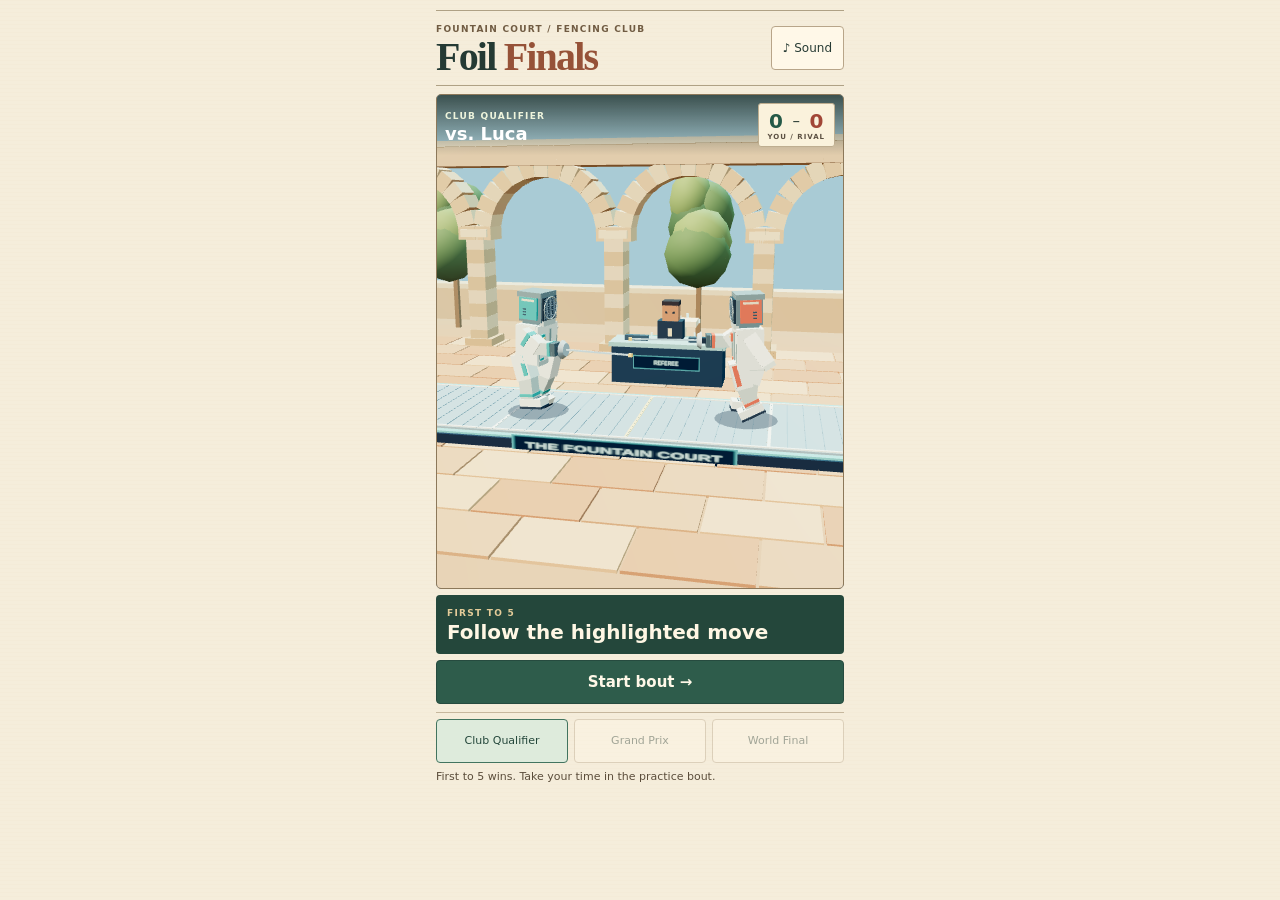
<file: index-source.html>
<!doctype html><html lang="en"><head><meta charset="utf-8"><meta name="viewport" content="width=device-width,initial-scale=1,viewport-fit=cover"><meta name="theme-color" content="#f4ebd8"><title>Foil Finals</title><link rel="stylesheet" href="style.css"></head>
<body><main><header><div><small>FOUNTAIN COURT / FENCING CLUB</small><h1>Foil <em>Finals</em></h1></div><button id="sound" aria-pressed="true">♪ Sound</button></header>
<section class="arena" aria-label="3D fencing arena"><canvas></canvas>
<div class="top"><div><small id="event"></small><strong id="rival"></strong></div><div id="score"><b id="you">0</b><span>–</span><b id="them">0</b><small>YOU / RIVAL</small></div></div>
</section>
<div id="cue" role="status"><small id="phase"></small><strong id="call"></strong><i id="clock"></i></div>
<section id="controls"><button id="start">En garde →</button><div id="actions" hidden><button data-move="0"><b>↗</b>Lunge<small>Step back</small></button><button data-move="1"><b>◇</b>Parry<small>Step back</small></button><button data-move="2"><b>↶</b>Retreat<small>Step back</small></button></div>
<div id="result" hidden><h2 id="verdict"></h2><button id="next">Next opponent →</button><button id="replay">Rematch</button></div></section>
<nav id="levels" aria-label="Competition rounds"></nav>
<p id="hint">Read the opponent’s stance. First to five touches wins.</p><p id="rewards" hidden></p>
</main><script src="vendor/three.min.js"></script><script type="module" src="app.mjs"></script></body></html>
</file>
<file: style.css>
*{box-sizing:border-box}
:root{font:15px system-ui,sans-serif;color:#f2f8fd;background:#111e32;color-scheme:dark}
body{margin:0;min-height:100dvh;background:radial-gradient(ellipse at 50% 8%,#324f68,#111e32 75%)}
main{width:min(100%,440px);margin:auto;padding:max(10px,env(safe-area-inset-top)) 12px max(10px,env(safe-area-inset-bottom))}
header,.top{display:flex;justify-content:space-between;align-items:center;gap:8px}
header{margin-bottom:10px}small{font-size:9px;color:#a7c6db;font-weight:800;letter-spacing:.14em}
h1,h2,p{margin:0}h1{font-size:clamp(30px,8vw,40px);line-height:1.04;letter-spacing:-.06em}em{font-style:normal;color:#8fe6d8}
button{font:inherit;min-height:44px;cursor:pointer;color:#eefbff;background:#253e55;border:1px solid #607b94;border-radius:10px;padding:7px 11px}button:disabled{opacity:.4;cursor:default}button:focus-visible{outline:2px solid #f5cd75;outline-offset:2px}
#sound{font-size:12px;white-space:nowrap}
.arena{position:relative;overflow:hidden;aspect-ratio:390/470;border:1px solid #7699ad;border-radius:17px;box-shadow:0 14px 30px #081421aa;background:#28445d}
canvas{width:100%;height:100%;display:block}
.top{position:absolute;inset:0 0 auto;padding:12px;background:linear-gradient(#101d31ed,transparent);pointer-events:none}
.top strong{display:block;font-size:18px}#score{display:grid;grid-template-columns:1fr auto 1fr;text-align:center;align-items:center;gap:0 8px;background:#13263ce8;border:1px solid #6489a1;border-radius:9px;padding:5px 9px}
#score b{font-size:20px;color:#9ee8da}#score b:last-of-type{color:#f9a08e}#score small{grid-column:1/-1;font-size:7px}
#cue{position:absolute;inset:auto 12px 12px;padding:9px 11px 13px;background:#142940f2;border:1px solid #82aea9;border-left:4px solid #f1c77c;border-radius:9px;overflow:hidden;pointer-events:none}
#cue strong{display:block;font-size:18px}#clock{position:absolute;bottom:0;left:0;height:3px;background:#f1c77c;width:0}
#controls{background:#192d43;border:1px solid #45617a;border-radius:13px;padding:8px;margin-top:9px}
#actions{display:grid;grid-template-columns:repeat(3,1fr);gap:6px}
#actions button{min-height:54px;touch-action:manipulation;font-size:12px;font-weight:700}
#actions b{display:block;color:#8fe6d8;font-size:19px;line-height:1}
#start,#next{background:linear-gradient(#91f0de,#54b9bb);border-color:#b1f8eb;color:#102d39;font-weight:850}
#start{width:100%}#result{text-align:center}#result h2{color:#ffdc89;margin-bottom:5px}
nav{display:grid;grid-template-columns:repeat(3,1fr);gap:6px;margin-top:8px}nav button{font-size:11px;padding:4px}.current{color:#82e7d8;border-color:#82e7d8}
#hint,#rewards{font-size:11px;color:#c1d5e5;margin-top:7px}
[hidden]{display:none!important}
#actions button small{display:block;font-size:11px;margin-top:3px}#actions button.suggested{outline:2px solid #ffd991;outline-offset:-2px;background:#523b21;color:#fff3ce}#hint{min-height:2em}#call{font-size:clamp(13px,4vw,20px)}

/* Printed tournament program over an open-air court. */
:root{color:#243a34;background:#f4ebd8;color-scheme:light}
body{background:repeating-linear-gradient(0deg,#f5eddb 0 3px,#f4ebd8 3px 4px)}
main{width:min(100%,432px)}
header{border-block:1px solid #afa185;padding:7px 0;margin-bottom:8px}
header small{color:#705b42}
h1{font-family:Georgia,serif;letter-spacing:-.045em;font-weight:700}
em{color:#965238}
button{color:#273b34;background:#fff8e8;border-color:#b8a589;border-radius:4px}
button:focus-visible{outline-color:#315e4e}
.arena{aspect-ratio:auto;height:clamp(260px,calc(100dvh - 340px),495px);border-radius:5px;border-color:#8c785a;box-shadow:none}
.top{padding:8px;background:linear-gradient(#20322dcc,transparent);color:white}
.top small{color:#eef4dc}
#score{background:#faf2dc;border-color:#beae90;border-radius:3px;color:#35453d}
#score small{color:#5c5143}
#score b{color:#245947}#score b:last-of-type{color:#a14636}
#cue{position:relative;inset:auto;margin-top:6px;background:#24473b;border:0;border-radius:4px;padding:7px 11px 10px;color:#fff7e4}
#cue small{color:#e4cc99}#cue strong{font-size:clamp(15px,4.5vw,20px)}
#controls{background:none;border:0;padding:0;margin-top:6px}
#actions button{border-bottom-width:3px;min-height:62px}
#actions b{color:#35725e}
#actions button small{color:#655842;letter-spacing:0;font-weight:500}
#actions button.suggested{background:#f6dc9f;color:#23392f;outline-color:#6d633a}
#start,#next{background:#2e5c4b;color:#fff8e8;border-color:#264b3f}
#result h2{color:#875039}
nav{border-top:1px solid #c6b79d;padding-top:6px}
nav button.current{color:#24473b;border-color:#42745f;background:#deebdc}
#hint,#rewards{color:#5b4d3b}
</file>
